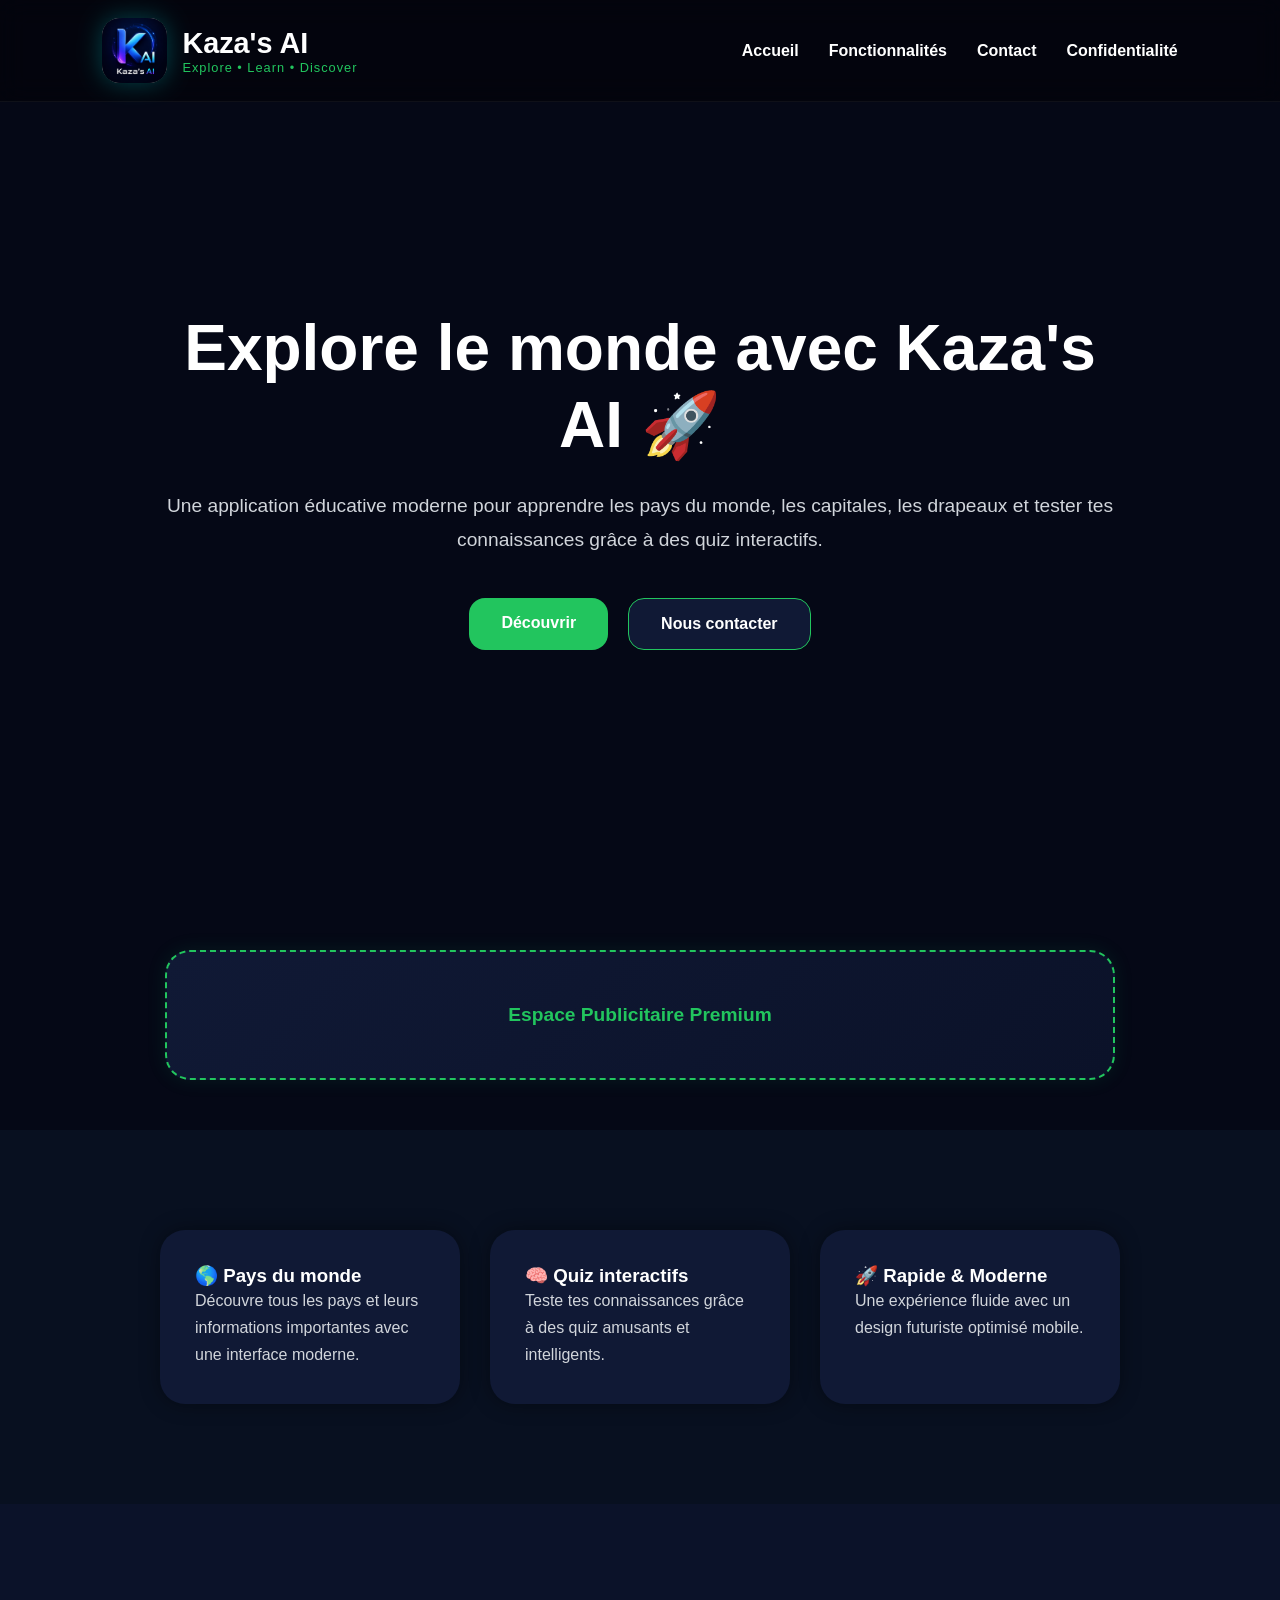
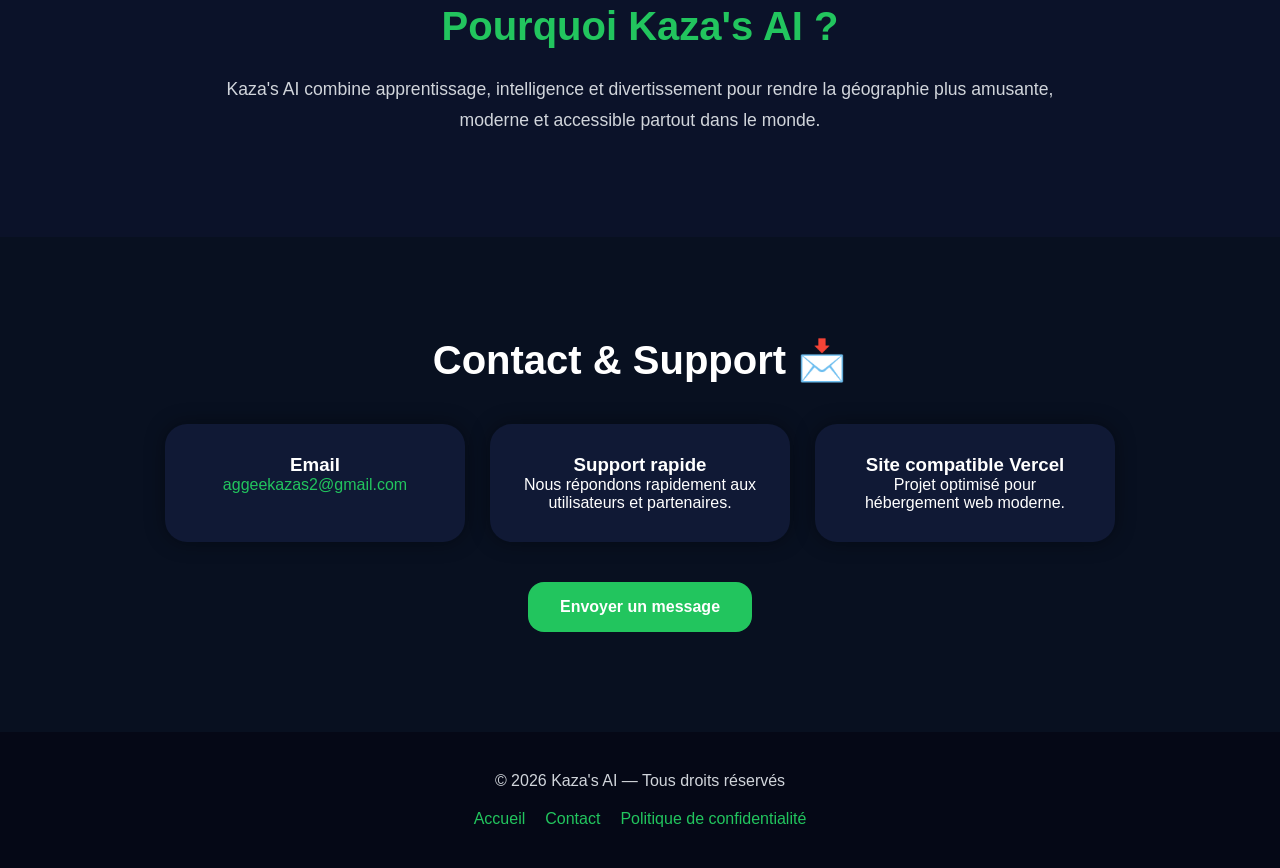
<file: index.html>
<!DOCTYPE html>
<html lang="fr">

<head>
  <meta charset="UTF-8" />
  <meta name="viewport" content="width=device-width, initial-scale=1.0" />
  <title>Kaza's AI</title>
  <link rel="stylesheet" href="style.css" />
</head>

<body>

  <header>
    <div class="logo">
      <img src="logo.png" alt="Kaza's AI Logo">
      <div class="logo-text">
        <h1>Kaza's AI</h1>
        <span>Explore • Learn • Discover</span>
      </div>
    </div>

    <nav>
      <a href="index.html">Accueil</a>
      <a href="#features">Fonctionnalités</a>
      <a href="#contact">Contact</a>
      <a href="privacy-policy.html">Confidentialité</a>
    </nav>
  </header>

  <section class="hero">
    <div class="hero-content">
      <h2>Explore le monde avec Kaza's AI 🚀</h2>

      <p>
        Une application éducative moderne pour apprendre les pays du monde,
        les capitales, les drapeaux et tester tes connaissances grâce à des quiz interactifs.
      </p>

      <div class="buttons">
        <a href="#features" class="btn">Découvrir</a>
        <a href="#contact" class="btn secondary">Nous contacter</a>
      </div>
    </div>
  </section>

  <section class="ads-section">
    <div class="ad-space">
      Espace Publicitaire Premium
    </div>
  </section>

  <section class="features" id="features">

    <div class="card">
      <h3>🌎 Pays du monde</h3>
      <p>
        Découvre tous les pays et leurs informations importantes avec une interface moderne.
      </p>
    </div>

    <div class="card">
      <h3>🧠 Quiz interactifs</h3>
      <p>
        Teste tes connaissances grâce à des quiz amusants et intelligents.
      </p>
    </div>

    <div class="card">
      <h3>🚀 Rapide & Moderne</h3>
      <p>
        Une expérience fluide avec un design futuriste optimisé mobile.
      </p>
    </div>

  </section>

  <section class="about" id="about">
    <h2>Pourquoi Kaza's AI ?</h2>

    <p>
      Kaza's AI combine apprentissage, intelligence et divertissement
      pour rendre la géographie plus amusante, moderne et accessible partout dans le monde.
    </p>
  </section>

  <section class="contact-section" id="contact">

    <h2>Contact & Support 📩</h2>

    <div class="contact-grid">

      <div class="contact-card">
        <h3>Email</h3>
        <p>
          <a href="mailto:aggeekazas2@gmail.com">
            aggeekazas2@gmail.com
          </a>
        </p>
      </div>

      <div class="contact-card">
        <h3>Support rapide</h3>
        <p>
          Nous répondons rapidement aux utilisateurs et partenaires.
        </p>
      </div>

      <div class="contact-card">
        <h3>Site compatible Vercel</h3>
        <p>
          Projet optimisé pour hébergement web moderne.
        </p>
      </div>

    </div>

    <div class="buttons">
      <a href="mailto:aggeekazas2@gmail.com" class="btn">
        Envoyer un message
      </a>
    </div>

  </section>

  <footer>
    <p>© 2026 Kaza's AI — Tous droits réservés</p>

    <div class="footer-links">
      <a href="index.html">Accueil</a>
      <a href="contact.html">Contact</a>
      <a href="privacy-policy.html">Politique de confidentialité</a>
    </div>
  </footer>

  <script src="script.js"></script>

</body>
</html>
</file>
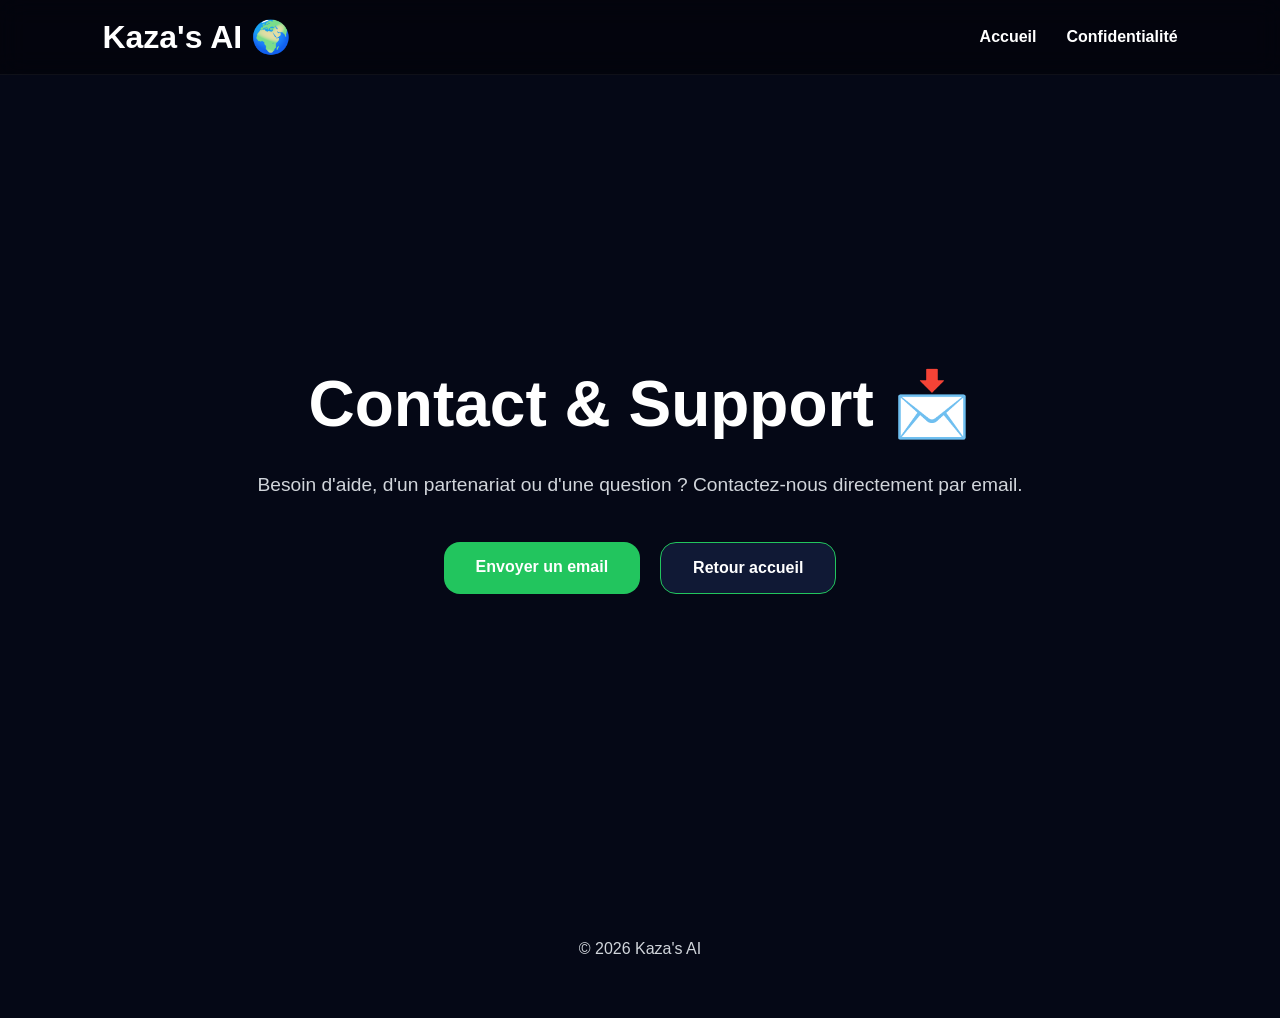
<file: contact.html>
<!DOCTYPE html>
<html lang="fr">

<head>
  <meta charset="UTF-8">
  <meta name="viewport" content="width=device-width, initial-scale=1.0">
  <title>Contact - Kaza's AI</title>
  <link rel="stylesheet" href="style.css">
</head>

<body>

<header>
  <div class="logo">
    <h1>Kaza's AI 🌍</h1>
  </div>

  <nav>
    <a href="index.html">Accueil</a>
    <a href="privacy-policy.html">Confidentialité</a>
  </nav>
</header>

<section class="hero">
  <div class="hero-content">
    <h2>Contact & Support 📩</h2>

    <p>
      Besoin d'aide, d'un partenariat ou d'une question ?
      Contactez-nous directement par email.
    </p>

    <div class="buttons">
      <a href="mailto:aggeekazas2@gmail.com" class="btn">
        Envoyer un email
      </a>

      <a href="index.html" class="btn secondary">
        Retour accueil
      </a>
    </div>
  </div>
</section>

<footer>
  <p>© 2026 Kaza's AI</p>
</footer>

<script src="script.js"></script>

</body>
</html>
</file>
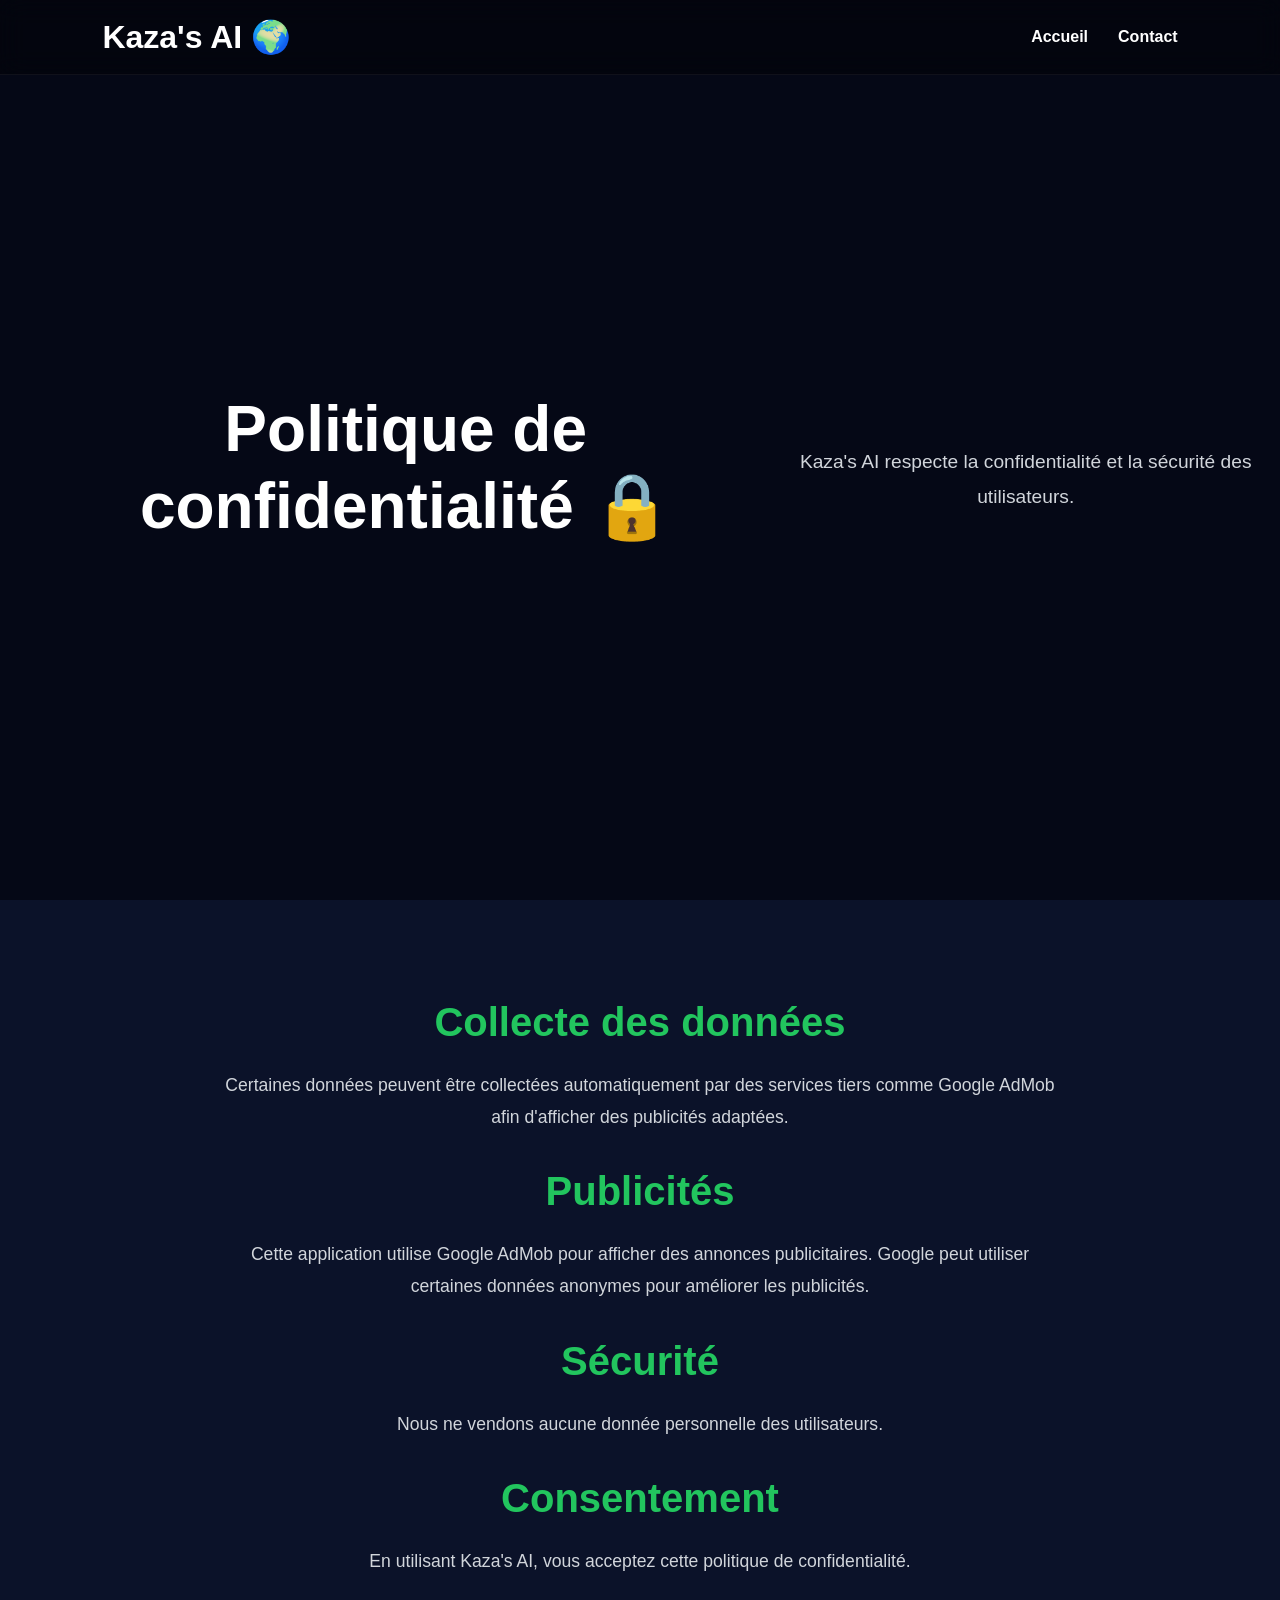
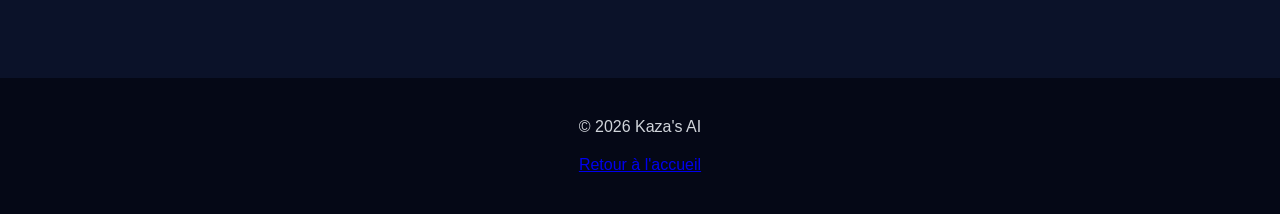
<file: privacy-policy.html>
<!DOCTYPE html>
<html lang="fr">

<head>
  <meta charset="UTF-8">
  <meta name="viewport" content="width=device-width, initial-scale=1.0">

  <title>Politique de confidentialité</title>

  <link rel="stylesheet" href="style.css">
</head>

<body>

  <header>

    <div class="logo">
      <h1>Kaza's AI 🌍</h1>
    </div>

    <nav>

      <a href="index.html">Accueil</a>

      <a href="contact.html">Contact</a>

    </nav>

  </header>

  <!-- PRIVACY SECTION -->

  <section class="hero">

    <h2>
      Politique de confidentialité 🔒
    </h2>

    <p>
      Kaza's AI respecte la confidentialité
      et la sécurité des utilisateurs.
    </p>

  </section>

  <!-- CONTENT -->

  <section class="about">

    <h2>
      Collecte des données
    </h2>

    <p>
      Certaines données peuvent être collectées
      automatiquement par des services tiers
      comme Google AdMob afin d'afficher
      des publicités adaptées.
    </p>

    <br><br>

    <h2>
      Publicités
    </h2>

    <p>
      Cette application utilise Google AdMob
      pour afficher des annonces publicitaires.
      Google peut utiliser certaines données
      anonymes pour améliorer les publicités.
    </p>

    <br><br>

    <h2>
      Sécurité
    </h2>

    <p>
      Nous ne vendons aucune donnée personnelle
      des utilisateurs.
    </p>

    <br><br>

    <h2>
      Consentement
    </h2>

    <p>
      En utilisant Kaza's AI,
      vous acceptez cette politique
      de confidentialité.
    </p>

  </section>

  <!-- FOOTER -->

  <footer>

    <p>
      © 2026 Kaza's AI
    </p>

    <a href="index.html">
      Retour à l'accueil
    </a>

  </footer>

</body>

</html>
</file>
<file: style.css>
*{
  margin:0;
  padding:0;
  box-sizing:border-box;
}

html{
  scroll-behavior:smooth;
}

body{
  font-family:Arial,sans-serif;
  background:#050816;
  color:white;
  overflow-x:hidden;
}

/* HEADER */

header{
  width:100%;
  padding:18px 8%;
  display:flex;
  justify-content:space-between;
  align-items:center;

  background:rgba(0,0,0,0.35);

  backdrop-filter:blur(12px);

  position:fixed;
  top:0;
  left:0;

  z-index:1000;

  border-bottom:
  1px solid rgba(255,255,255,0.05);
}

/* LOGO */

.logo{
  display:flex;
  align-items:center;
  gap:15px;
}

.logo img{
  width:65px;
  height:65px;

  border-radius:18px;

  object-fit:cover;

  box-shadow:
  0 0 25px rgba(0,255,255,0.25);
}

.logo-text{
  display:flex;
  flex-direction:column;
}

.logo-text h1{
  font-size:1.8rem;
  color:white;
}

.logo-text span{
  color:#22c55e;
  font-size:0.8rem;
  letter-spacing:1px;
}

/* NAVIGATION */

nav{
  display:flex;
  gap:30px;
}

nav a{
  color:white;
  text-decoration:none;
  font-weight:bold;

  transition:0.3s;
}

nav a:hover{
  color:#22c55e;
}

/* HERO */

.hero{
  min-height:100vh;

  display:flex;
  justify-content:center;
  align-items:center;

  text-align:center;

  padding:140px 20px 80px;

  background:
  linear-gradient(
  rgba(5,8,22,0.85),
  rgba(5,8,22,0.95)
  ),

  url('https://images.unsplash.com/photo-1462331940025-496dfbfc7564?q=80&w=1600&auto=format&fit=crop')
  center/cover;
}

.hero-content{
  max-width:950px;
}

.hero h2{
  font-size:4rem;

  line-height:1.2;

  margin-bottom:25px;
}

.hero p{
  font-size:1.2rem;

  line-height:1.8;

  color:#d1d5db;
}

/* BUTTONS */

.buttons{
  margin-top:40px;

  display:flex;
  justify-content:center;
  gap:20px;

  flex-wrap:wrap;
}

.btn{
  padding:16px 32px;

  border-radius:16px;

  background:#22c55e;

  color:white;

  text-decoration:none;

  font-weight:bold;

  transition:0.3s;
}

.btn:hover{
  transform:translateY(-5px);

  box-shadow:
  0 0 25px rgba(34,197,94,0.5);
}

.secondary{
  background:#101935;

  border:
  1px solid #22c55e;
}

/* ADS SECTION */

.ads-section{
  width:100%;

  padding:50px 20px;

  display:flex;
  justify-content:center;
  align-items:center;

  background:#050816;
}

.ad-space{
  width:90%;
  max-width:950px;

  height:130px;

  border:2px dashed #22c55e;

  border-radius:25px;

  background:
  linear-gradient(
  135deg,
  #101935,
  #0b1229
  );

  display:flex;
  justify-content:center;
  align-items:center;

  color:#22c55e;

  font-size:1.2rem;
  font-weight:bold;

  transition:0.4s;

  box-shadow:
  0 0 20px rgba(34,197,94,0.1);
}

.ad-space:hover{
  transform:scale(1.02);

  box-shadow:
  0 0 30px rgba(34,197,94,0.4);
}

/* FEATURES */

.features{
  width:100%;

  padding:100px 8%;

  display:flex;
  justify-content:center;

  gap:30px;

  flex-wrap:wrap;

  background:#081020;
}

.card{
  width:300px;

  padding:35px;

  background:#101935;

  border-radius:25px;

  transition:0.4s;

  box-shadow:
  0 0 20px rgba(0,0,0,0.4);
}

ansform:translateY(-10px);

  border:
  1px solid #22c55e;

  box-shadow:
  0 0 30px rgba(34,197,94,0.25);
}

.card h3{
  margin-bottom:20px;

  font-size:1.5rem;

  color:#22c55e;
}

.card p{
  line-height:1.7;

  color:#d1d5db;
}

/* ABOUT */

.about{
  padding:110px 10%;

  text-align:center;
}

.about h2{
  font-size:3rem;

  margin-bottom:25px;

  color:#22c55e;
}

.about p{
  max-width:850px;

  margin:auto;

  line-height:1.9;

  font-size:1.1rem;

  color:#d1d5db;
}

/* FOOTER */

footer{
  padding:50px 20px;

  text-align:center;

  background:#081020;
}

footer p{
  margin-bottom:20px;

  color:#d1d5db;
}

.footer-links{
  display:flex;
  justify-content:center;
  gap:25px;

  flex-wrap:wrap;
}

.footer-links a{
  color:#22c55e;

  text-decoration:none;

  transition:0.3s;
}

.footer-links a:hover{
  color:white;
}

/* RESPONSIVE */

@media(max-width:900px){

  header{
    flex-direction:column;

    gap:20px;
  }

  nav{
    flex-wrap:wrap;

    justify-content:center;

    gap:18px;
  }

  .hero h2{
    font-size:2.6rem;
  }

  .hero p{
    font-size:1rem;
  }

  .features{
    padding:80px 5%;
  }

  .logo{
    flex-direction:column;

    text-align:center;
  }

}

/* ABOUT */

.about{
  padding:100px 8%;
  text-align:center;
  background:#0b1229;
}

.about h2{
  font-size:2.5rem;
  margin-bottom:25px;
}

.about p{
  max-width:850px;
  margin:auto;
  line-height:1.8;
  color:#d1d5db;
}

/* CONTACT SECTION */

.contact-section{
  padding:100px 8%;
  background:#081020;
  text-align:center;
}

.contact-section h2{
  font-size:2.5rem;
  margin-bottom:40px;
}

.contact-grid{
  display:flex;
  justify-content:center;
  gap:25px;
  flex-wrap:wrap;
  margin-bottom:40px;
}

.contact-card{
  width:300px;
  background:#101935;
  padding:30px;
  border-radius:22px;
  box-shadow:0 0 20px rgba(0,0,0,0.4);
}

.contact-card a{
  color:#22c55e;
  text-decoration:none;
}

footer{
  padding:40px 20px;
  text-align:center;
  background:#050816;
}

.footer-links{
  margin-top:15px;
  display:flex;
  justify-content:center;
  gap:20px;
  flex-wrap:wrap;
}

.footer-links a{
  color:#22c55e;
  text-decoration:none;
}

@media(max-width:768px){

  header{
    flex-direction:column;
    gap:20px;
  }

  nav{
    flex-wrap:wrap;
    justify-content:center;
  }

  .hero h2{
    font-size:2.5rem;
  }

}
</file>
